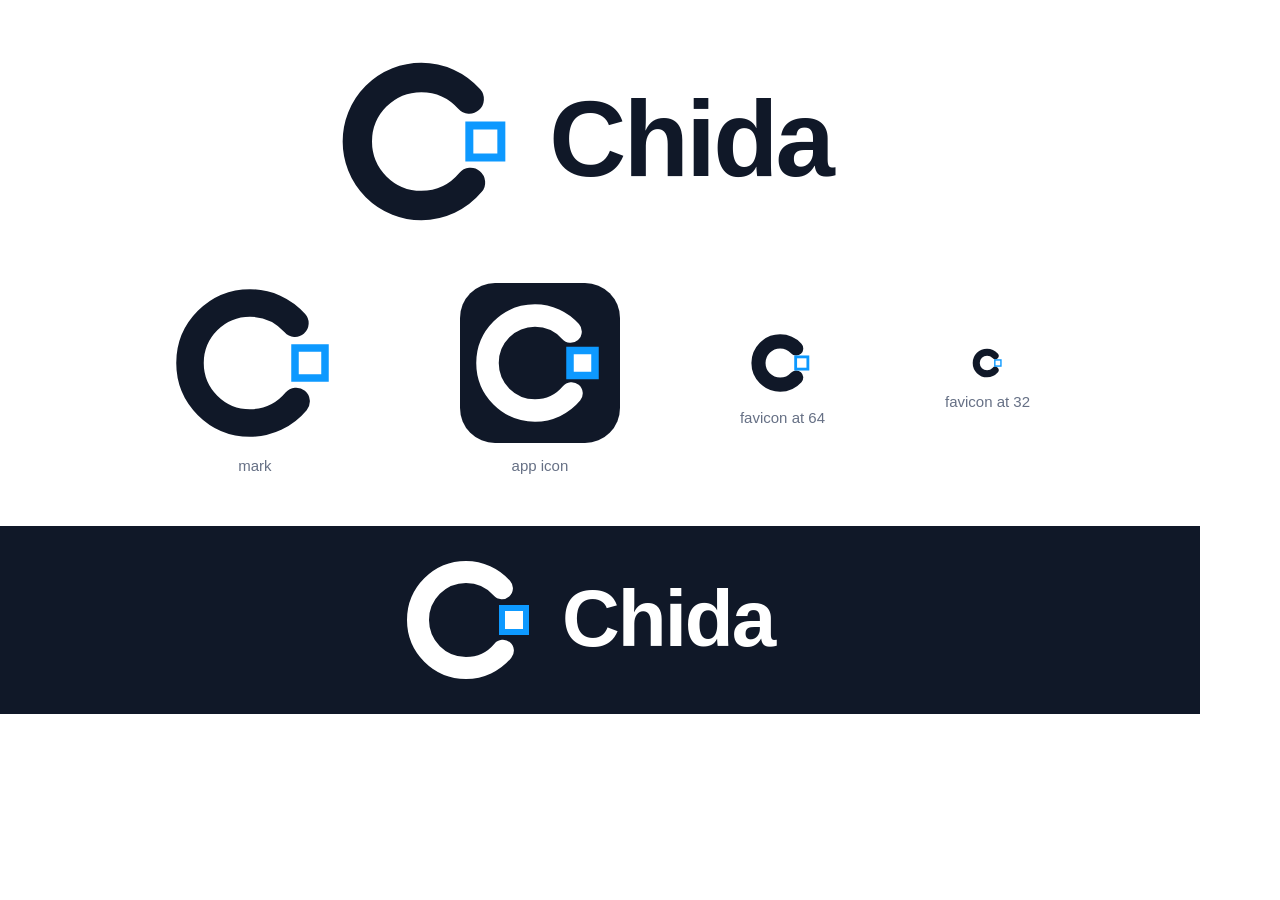
<file: assets/logo/preview.html>
<!doctype html>
<html><head><meta charset="utf-8"><style>
  body { margin:0; background:#ffffff; font-family: Inter, 'Segoe UI', Roboto, Arial, sans-serif; }
  .wrap { width:1200px; height:800px; display:flex; flex-direction:column; align-items:center; }
  .big { margin-top:56px; }
  .row { display:flex; gap:120px; align-items:center; margin-top:56px; }
  .lbl { color:#667085; font-size:15px; text-align:center; margin-top:14px; }
  .cell { display:flex; flex-direction:column; align-items:center; }
  .strip { margin-top:52px; background:#101828; width:1200px; padding:30px 0; display:flex; justify-content:center; }
</style></head>
<body><div class="wrap">
  <img class="big" src="logo-horizontal.svg" width="528" height="171">
  <div class="row">
    <div class="cell"><img src="logo-mark.svg" width="170" height="160"><div class="lbl">mark</div></div>
    <div class="cell"><img src="app-icon.svg" width="160" height="160"><div class="lbl">app icon</div></div>
    <div class="cell"><img src="favicon.svg" width="64" height="64"><div class="lbl">favicon at 64</div></div>
    <div class="cell"><img src="favicon.svg" width="32" height="32"><div class="lbl">favicon at 32</div></div>
  </div>
  <div class="strip"><img src="logo-horizontal-dark.svg" width="396" height="128"></div>
</div></body></html>
</file>
